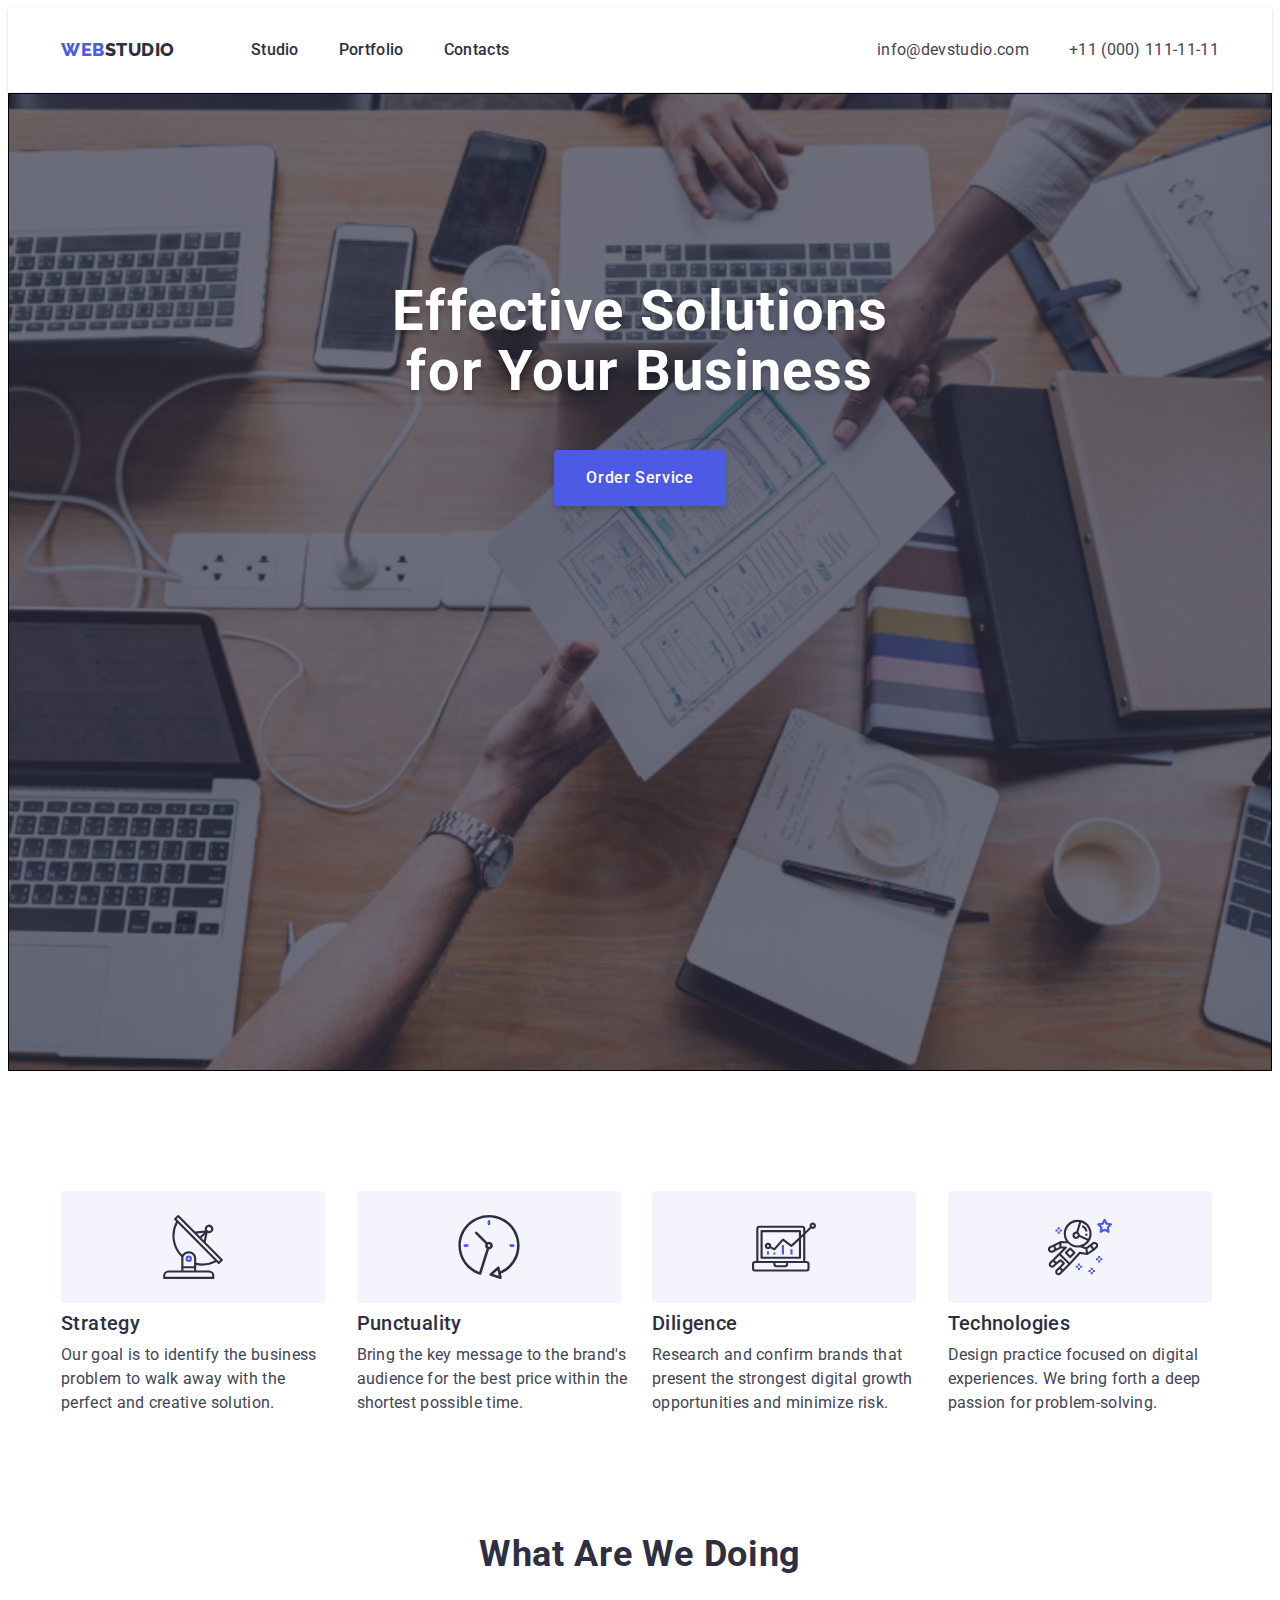
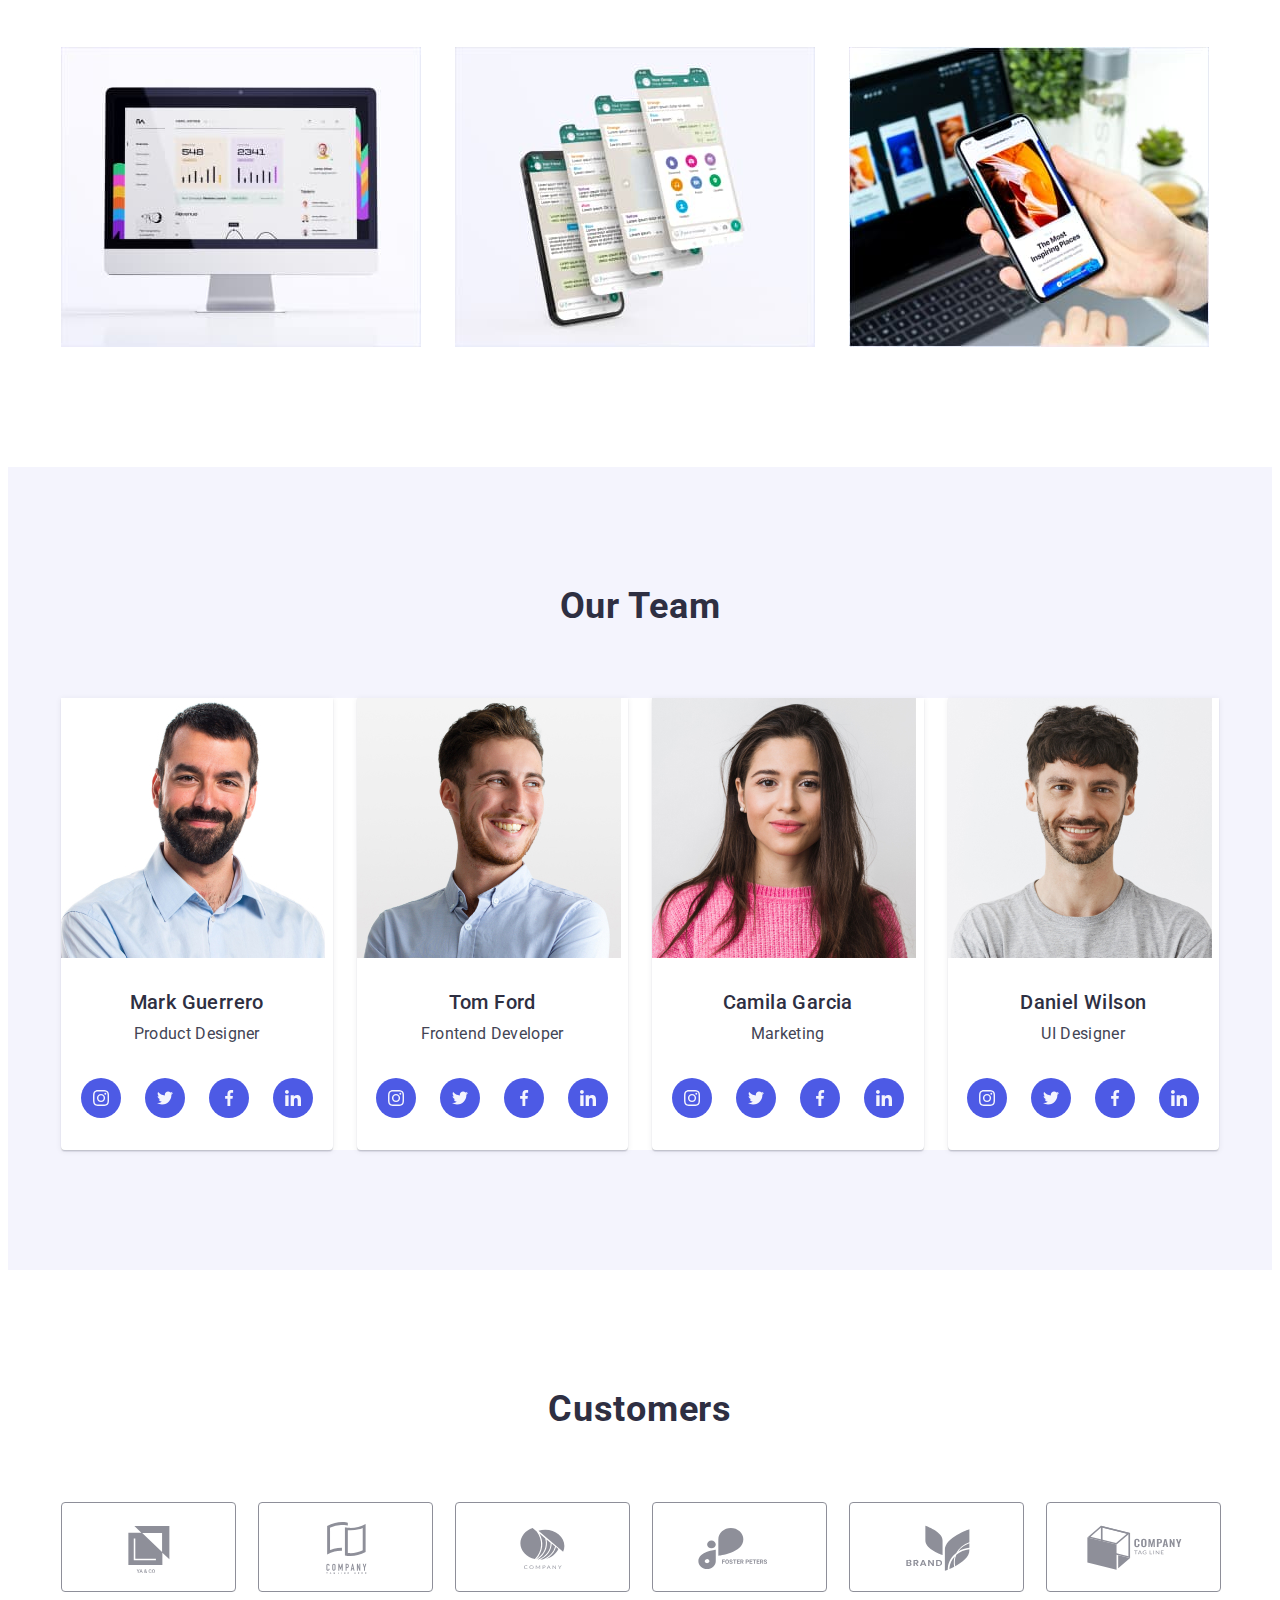
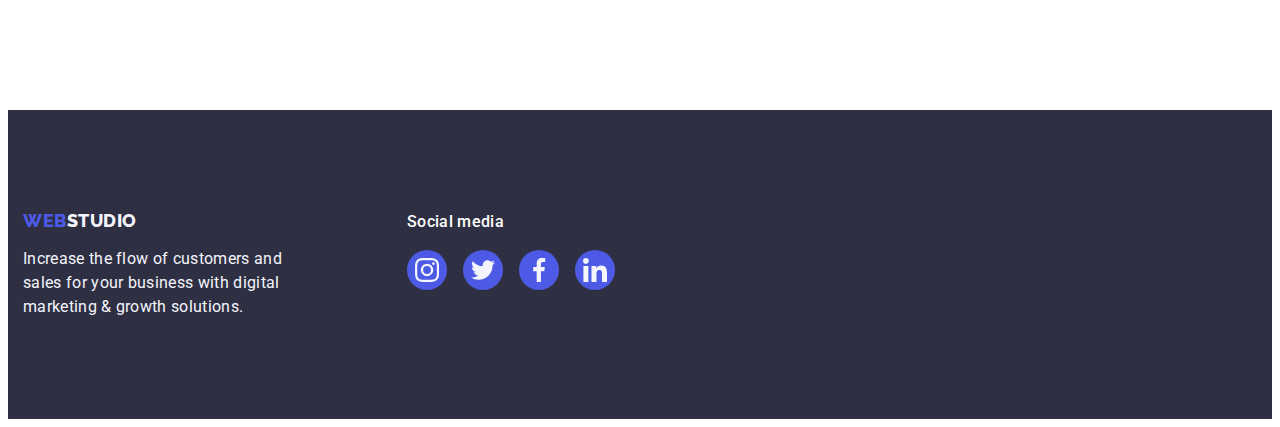
<file: index.html>
<!DOCTYPE html>
<html lang="en">
  <head>
    <meta charset="UTF-8" />
    <meta http-equiv="X-UA-Compatible" content="IE=edge" />
    <meta name="viewport" content="width=device-width, initial-scale=1.0" />
    <title>hw-3</title>
    <link rel="preconnect" href="https://fonts.googleapis.com" />
    <link rel="preconnect" href="https://fonts.gstatic.com" crossorigin />
    <link
      href="https://fonts.googleapis.com/css2?family=Raleway:wght@800&family=Roboto:wght@400;500;700;900&display=swap"
      rel="stylesheet"
    />
    <link
      rel="stylesheet"
      href="https://cdnjs.cloudflare.com/ajax/libs/modern-normalize/1.1.0/modern-normalize.min.css"
      integrity="sha512-wpPYUAdjBVSE4KJnH1VR1HeZfpl1ub8YT/NKx4PuQ5NmX2tKuGu6U/JRp5y+Y8XG2tV+wKQpNHVUX03MfMFn9Q=="
      crossorigin="anonymous"
      referrerpolicy="no-referrer"
    />
    <link rel="stylesheet" href="./css/styles.css" />
  </head>
  <body>
    <header class="header">
      <div class="header-container container">
        <nav class="page-nav">
          <!-- Logo -->
          <a class="logo link" href="./index.html">
            Web<span class="logo-dark">Studio</span></a
          >
          <!-- Navigation -->
          <ul class="menu-nav list">
            <li class="menu-item">
              <a class="menu-link link" href="./index.html">Studio</a>
            </li>
            <li class="menu-item">
              <a class="menu-link link" href="./portfolio.html">Portfolio</a>
            </li>
            <li class="menu-item">
              <a class="menu-link link" href="">Contacts</a>
            </li>
          </ul>
        </nav>
        <!-- Contact details -->
        <address class="email-phone-link">
          <ul class="contacts-list list">
            <li class="contact-item">
              <a class="contacts-link link" href="mailto:info@devstudio.com">
                info@devstudio.com
              </a>
            </li>
            <li class="contact-item">
              <a class="contacts-link link" href="tel:+110001111111">
                +11 (000) 111-11-11
              </a>
            </li>
          </ul>
        </address>
      </div>
    </header>
    <main>
      <!-- section-1 Hero  -->
      <section class="hero section">
        <div class="container">
          <h1 class="hero-section-header">
            Effective Solutions for Your Business
          </h1>
          <button class="modal-btn" type="button">Order Service</button>
        </div>
      </section>

      <!-- section-2 Features -->
      <section class="feautures section">
        <div class="container container-feautures-title">
          <h2 class="visually-hidden">Feature</h2>
          <ul class="list list-feautures">
            <li class="four-feautures">
              <div class="feautures-div">
                <svg width="64" height="64">
                  <use href="./images/icons.svg#icon-antenna"></use>
                </svg>
              </div>
              <h3 class="feauture-title">Strategy</h3>
              <p class="feauture-review">
                Our goal is to identify the business problem to walk away with
                the perfect and creative solution.
              </p>
            </li>
            <li class="four-feautures">
              <div class="feautures-div">
                <svg width="64" height="64">
                  <use href="./images/icons.svg#icon-clock"></use>
                </svg>
              </div>
              <h3 class="feauture-title">Punctuality</h3>
              <p class="feauture-review">
                Bring the key message to the brand's audience for the best price
                within the shortest possible time.
              </p>
            </li>
            <li class="four-feautures">
              <div class="feautures-div">
                <svg width="64" height="64">
                  <use href="./images/icons.svg#icon-diagram"></use>
                </svg>
              </div>
              <h3 class="feauture-title">Diligence</h3>
              <p class="feauture-review">
                Research and confirm brands that present the strongest digital
                growth opportunities and minimize risk.
              </p>
            </li>
            <li class="four-feautures">
              <div class="feautures-div">
                <svg width="64" height="64">
                  <use href="./images/icons.svg#icon-astronaut"></use>
                </svg>
              </div>
              <h3 class="feauture-title">Technologies</h3>
              <p class="feauture-review">
                Design practice focused on digital experiences. We bring forth a
                deep passion for problem-solving.
              </p>
            </li>
          </ul>
        </div>
      </section>
      <!-- section-3 What are we doing section -->
      <section class="section">
        <div class="services-container container">
          <h2 class="secondary-header">What are we doing</h2>
          <ul class="services-list list">
            <li class="three-services">
              <img src="./images/img-1.jpg" alt="computer screen" width="360" />
            </li>
            <li class="three-services">
              <img src="./images/img-2.jpg" alt="phone screens" width="360" />
            </li>
            <li class="three-services">
              <img
                src="./images/img-3.jpg"
                alt="phone and computer screens"
                width="360"
              />
            </li>
          </ul>
        </div>
      </section>
      <!-- section-4 Our team section -->
      <section class="team-section section">
        <div class="container">
          <h2 class="secondary-header">Our Team</h2>
          <ul class="team-list list">
            <li class="team-item list">
              <img src="./images/img-4.jpg" alt="Mark Guerrero" width="264" />
              <div class="team-descr">
                <h3 class="team-title">Mark Guerrero</h3>
                <p class="team-position">Product Designer</p>
                <ul class="socials list">
                  <li class="socials-item">
                    <a
                      class="socials-link link"
                      href="https://instagram.com"
                      target="_blank"
                      rel="noopener noreferrer"
                      aria-label="instagram icon"
                    >
                      <svg class="socials-icon" width="16" height="16">
                        <use href="./images/icons.svg#icon-instagram"></use>
                      </svg>
                    </a>
                  </li>
                  <li class="socials-item">
                    <a
                      class="socials-link link"
                      href="https://twitter.com"
                      target="_blank"
                      rel="noopener noreferrer"
                      aria-label="twitter icon"
                    >
                      <svg class="socials-icon" width="16" height="16">
                        <use href="./images/icons.svg#icon-twitter"></use>
                      </svg>
                    </a>
                  </li>
                  <li class="socials-item">
                    <a
                      class="socials-link link"
                      href="https://facebook.com"
                      target="_blank"
                      rel="noopener noreferrer"
                      aria-label="facebook icon"
                    >
                      <svg class="socials-icon" width="16" height="16">
                        <use href="./images/icons.svg#icon-facebook"></use>
                      </svg>
                    </a>
                  </li>
                  <li class="socials-item">
                    <a
                      class="socials-link link"
                      href="https://linkedin.com"
                      target="_blank"
                      rel="noopener noreferrer"
                      aria-label="linkedin icon"
                    >
                      <svg class="socials-icon" width="16" height="16">
                        <use href="./images/icons.svg#icon-linkedin"></use>
                      </svg>
                    </a>
                  </li>
                </ul>
              </div>
            </li>
            <li class="team-item list">
              <img src="./images/img-5.jpg" alt="Tom Ford" width="264" />
              <div class="team-descr">
                <h3 class="team-title">Tom Ford</h3>
                <p class="team-position">Frontend Developer</p>
                <ul class="socials list">
                  <li class="socials-item">
                    <a
                      class="socials-link link"
                      href="https://instagram.com"
                      target="_blank"
                      rel="noopener noreferrer"
                      aria-label="instagram icon"
                    >
                      <svg class="socials-icon" width="16" height="16">
                        <use href="./images/icons.svg#icon-instagram"></use>
                      </svg>
                    </a>
                  </li>
                  <li class="socials-item">
                    <a
                      class="socials-link link"
                      href="https://twitter.com"
                      target="_blank"
                      rel="noopener noreferrer"
                      aria-label="twitter icon"
                    >
                      <svg class="socials-icon" width="16" height="16">
                        <use href="./images/icons.svg#icon-twitter"></use>
                      </svg>
                    </a>
                  </li>
                  <li class="socials-item">
                    <a
                      class="socials-link link"
                      href="https://facebook.com"
                      target="_blank"
                      rel="noopener noreferrer"
                      aria-label="facebook icon"
                    >
                      <svg class="socials-icon" width="16" height="16">
                        <use href="./images/icons.svg#icon-facebook"></use>
                      </svg>
                    </a>
                  </li>
                  <li class="socials-item">
                    <a
                      class="socials-link link"
                      href="https://linkedin.com"
                      target="_blank"
                      rel="noopener noreferrer"
                      aria-label="linkedin icon"
                    >
                      <svg class="socials-icon" width="16" height="16">
                        <use href="./images/icons.svg#icon-linkedin"></use>
                      </svg>
                    </a>
                  </li>
                </ul>
              </div>
            </li>
            <li class="team-item list">
              <img src="./images/img-6.jpg" alt="Camila Garcia" width="264" />
              <div class="team-descr">
                <h3 class="team-title">Camila Garcia</h3>
                <p class="team-position">Marketing</p>
                <ul class="socials list">
                  <li class="socials-item">
                    <a
                      class="socials-link link"
                      href="https://instagram.com"
                      target="_blank"
                      rel="noopener noreferrer"
                      aria-label="instagram icon"
                    >
                      <svg class="socials-icon" width="16" height="16">
                        <use href="./images/icons.svg#icon-instagram"></use>
                      </svg>
                    </a>
                  </li>
                  <li class="socials-item">
                    <a
                      class="socials-link link"
                      href="https://twitter.com"
                      target="_blank"
                      rel="noopener noreferrer"
                      aria-label="twitter icon"
                    >
                      <svg class="socials-icon" width="16" height="16">
                        <use href="./images/icons.svg#icon-twitter"></use>
                      </svg>
                    </a>
                  </li>
                  <li class="socials-item">
                    <a
                      class="socials-link link"
                      href="https://facebook.com"
                      target="_blank"
                      rel="noopener noreferrer"
                      aria-label="facebook icon"
                    >
                      <svg class="socials-icon" width="16" height="16">
                        <use href="./images/icons.svg#icon-facebook"></use>
                      </svg>
                    </a>
                  </li>
                  <li class="socials-item">
                    <a
                      class="socials-link link"
                      href="https://linkedin.com"
                      target="_blank"
                      rel="noopener noreferrer"
                      aria-label="linkedin icon"
                    >
                      <svg class="socials-icon" width="16" height="16">
                        <use href="./images/icons.svg#icon-linkedin"></use>
                      </svg>
                    </a>
                  </li>
                </ul>
              </div>
            </li>
            <li class="team-item list">
              <img src="./images/img-7.jpg" alt="Daniel Wilson" width="264" />
              <div class="team-descr">
                <h3 class="team-title">Daniel Wilson</h3>
                <p class="team-position">UI Designer</p>
                <ul class="socials list">
                  <li class="socials-item">
                    <a
                      class="socials-link link"
                      href="https://instagram.com"
                      target="_blank"
                      rel="noopener noreferrer"
                      aria-label="instagram icon"
                    >
                      <svg class="socials-icon" width="16" height="16">
                        <use href="./images/icons.svg#icon-instagram"></use>
                      </svg>
                    </a>
                  </li>
                  <li class="socials-item">
                    <a
                      class="socials-link link"
                      href="https://twitter.com"
                      target="_blank"
                      rel="noopener noreferrer"
                      aria-label="twitter icon"
                    >
                      <svg class="socials-icon" width="16" height="16">
                        <use href="./images/icons.svg#icon-twitter"></use>
                      </svg>
                    </a>
                  </li>
                  <li class="socials-item">
                    <a
                      class="socials-link link"
                      href="https://facebook.com"
                      target="_blank"
                      rel="noopener noreferrer"
                      aria-label="facebook icon"
                    >
                      <svg class="socials-icon" width="16" height="16">
                        <use href="./images/icons.svg#icon-facebook"></use>
                      </svg>
                    </a>
                  </li>
                  <li class="socials-item">
                    <a
                      class="socials-link link"
                      href="https://linkedin.com"
                      target="_blank"
                      rel="noopener noreferrer"
                      aria-label="linkedin icon"
                    >
                      <svg class="socials-icon" width="16" height="16">
                        <use href="./images/icons.svg#icon-linkedin"></use>
                      </svg>
                    </a>
                  </li>
                </ul>
              </div>
            </li>
          </ul>
        </div>
      </section>
      <!-- Customers section -->
      <section class="customers">
        <div class="customers-container container">
          <h2 class="secondary-header">Customers</h2>
          <ul class="clients-list list">
            <li class="clients-item">
              <a href="" class="clients-link">
                <svg class="client-icon" width="104" height="56">
                  <use href="./images/icons.svg#icon-Client-1"></use>
                </svg>
              </a>
            </li>
            <li class="clients-item">
              <a href="" class="clients-link">
                <svg class="client-icon" width="104" height="56">
                  <use href="./images/icons.svg#icon-Client-2"></use>
                </svg>
              </a>
            </li>
            <li class="clients-item">
              <a href="" class="clients-link">
                <svg class="client-icon" width="104" height="56">
                  <use href="./images/icons.svg#icon-Client-3"></use>
                </svg>
              </a>
            </li>
            <li class="clients-item">
              <a href="" class="clients-link">
                <svg class="client-icon" width="104" height="56">
                  <use href="./images/icons.svg#icon-Client-4"></use>
                </svg>
              </a>
            </li>
            <li class="clients-item">
              <a href="" class="clients-link">
                <svg class="client-icon" width="104" height="56">
                  <use href="./images/icons.svg#icon-Client-5"></use>
                </svg>
              </a>
            </li>
            <li class="clients-item">
              <a href="" class="clients-link">
                <svg class="client-icon" width="104" height="56">
                  <use href="./images/icons.svg#icon-Client-6"></use>
                </svg>
              </a>
            </li>
          </ul>
        </div>
      </section>
    </main>
    <!-- Footer section -->
    <footer class="footer">
      <div class="footer-container container">
        <div class="footer-logo-container">
          <a class="footer-logo link" href="./index.html">
            Web<span class="logo-light">Studio</span>
          </a>
          <p class="footer-text">
            Increase the flow of customers and sales for your business with
            digital marketing & growth solutions.
          </p>
        </div>
        <div class="footer-social-media">
          <p class="social-media-text">Social media</p>
          <ul class="footer-socials list">
            <li class="socials-item">
              <a href="" class="footer-socials-link link">
                <svg class="socials-icon" width="24" height="24">
                  <use href="./images/icons.svg#icon-instagram"></use>
                </svg>
              </a>
            </li>
            <li class="socials-item">
              <a href="" class="footer-socials-link link">
                <svg class="socials-icon" width="24" height="24">
                  <use href="./images/icons.svg#icon-twitter"></use>
                </svg>
              </a>
            </li>
            <li class="socials-item">
              <a href="" class="footer-socials-link link">
                <svg class="socials-icon" width="24" height="24">
                  <use href="./images/icons.svg#icon-facebook"></use>
                </svg>
              </a>
            </li>
            <li class="socials-item">
              <a href="" class="footer-socials-link link">
                <svg class="socials-icon" width="24" height="24">
                  <use href="./images/icons.svg#icon-linkedin"></use>
                </svg>
              </a>
            </li>
          </ul>
        </div>
      </div>
    </footer>
  </body>
</html>
</file>
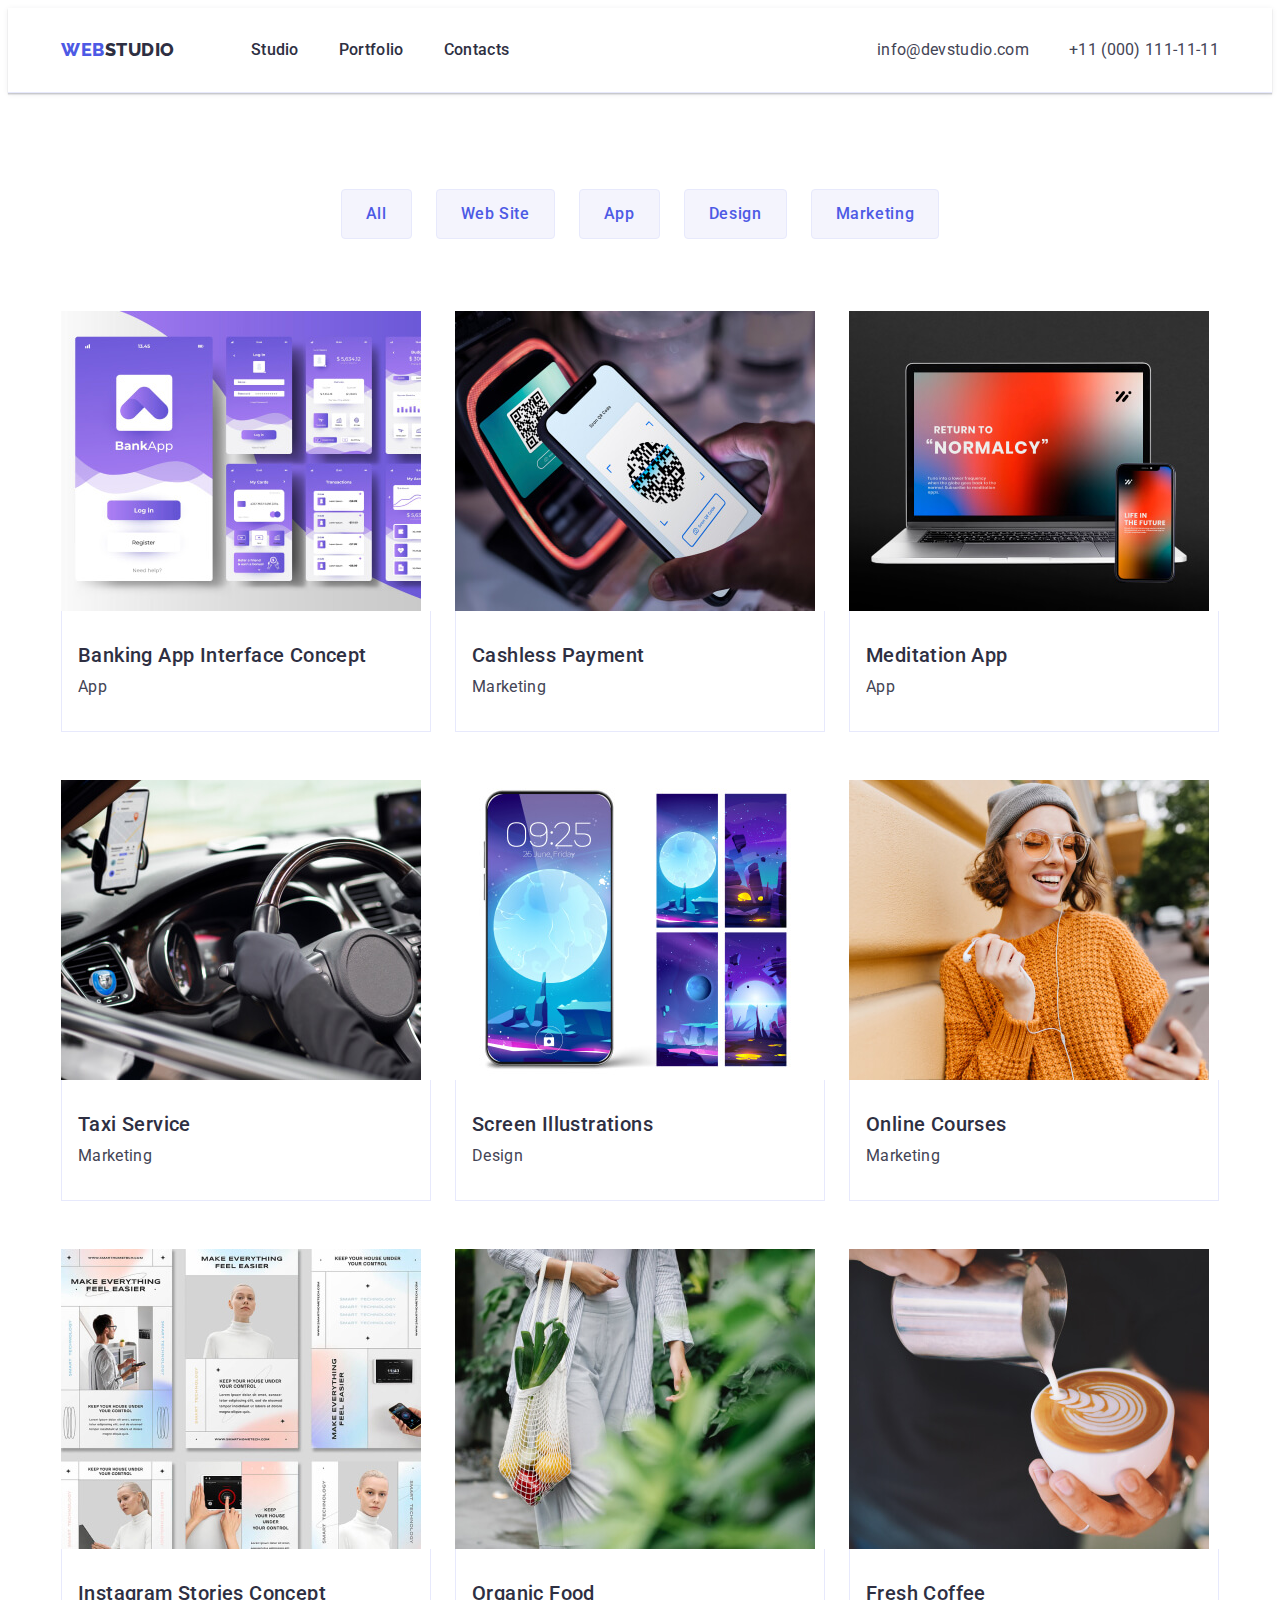
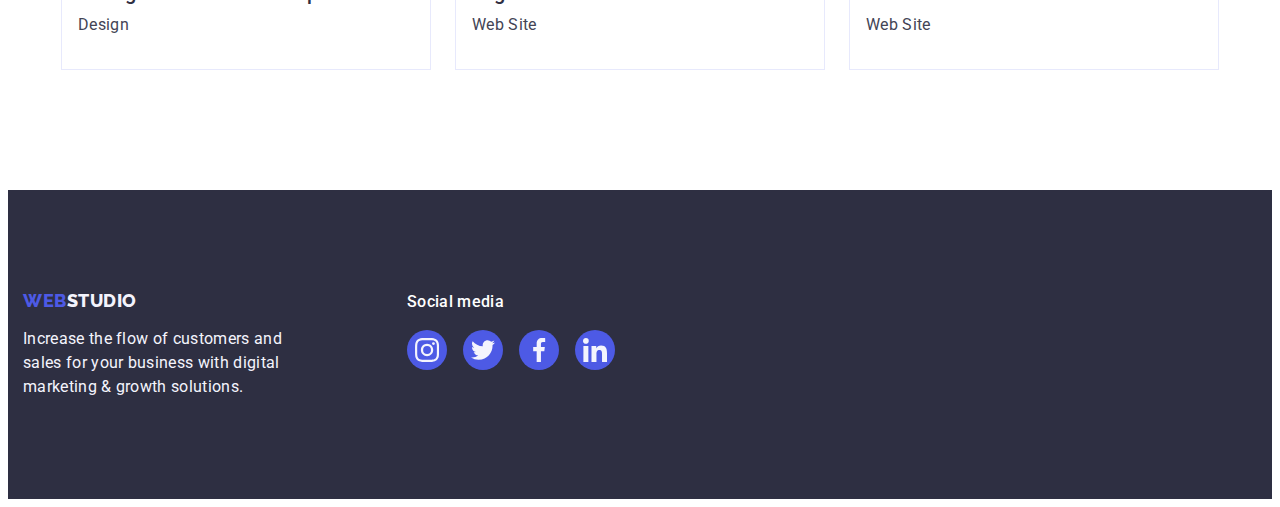
<file: portfolio.html>
<!DOCTYPE html>
<html lang="en">
  <head>
    <meta charset="UTF-8" />
    <meta http-equiv="X-UA-Compatible" content="IE=edge" />
    <meta name="viewport" content="width=device-width, initial-scale=1.0" />
    <title>hw-3</title>
    <link rel="preconnect" href="https://fonts.googleapis.com" />
    <link rel="preconnect" href="https://fonts.gstatic.com" crossorigin />
    <link
      href="https://fonts.googleapis.com/css2?family=Raleway:wght@800&family=Roboto:wght@400;500;700;900&display=swap"
      rel="stylesheet"
    />
    <link
      rel="stylesheet"
      href="https://cdnjs.cloudflare.com/ajax/libs/modern-normalize/1.1.0/modern-normalize.min.css"
      integrity="sha512-wpPYUAdjBVSE4KJnH1VR1HeZfpl1ub8YT/NKx4PuQ5NmX2tKuGu6U/JRp5y+Y8XG2tV+wKQpNHVUX03MfMFn9Q=="
      crossorigin="anonymous"
      referrerpolicy="no-referrer"
    />
    <link rel="stylesheet" href="./css/styles.css" />
  </head>
  <body>
    <header class="header">
      <div class="header-container container">
        <nav class="page-nav">
          <!-- Logo -->
          <a class="logo link" href="./index.html">
            Web<span class="logo-dark">Studio</span></a
          >
          <!-- Navigation -->
          <ul class="menu-nav list">
            <li class="menu-item">
              <a class="menu-link link" href="./index.html">Studio</a>
            </li>
            <li class="menu-item">
              <a class="menu-link link" href="./portfolio.html">Portfolio</a>
            </li>
            <li class="menu-item">
              <a class="menu-link link" href="">Contacts</a>
            </li>
          </ul>
        </nav>
        <!-- Contact details -->
        <address class="email-phone-link">
          <ul class="contacts-list list">
            <li class="contact-item">
              <a class="contacts-link link" href="mailto:info@devstudio.com">
                info@devstudio.com
              </a>
            </li>
            <li class="contact-item">
              <a class="contacts-link link" href="tel:+110001111111">
                +11 (000) 111-11-11
              </a>
            </li>
          </ul>
        </address>
      </div>
    </header>
    <main>
      <section class="cards-section section">
        <div class="container">
          <!-- Filters -->
          <h1 class="visually-hidden">Project cards filters</h1>
          <ul class="button list">
            <li class="link">
              <button class="card-modal-btn" type="button">All</button>
            </li>
            <li class="link">
              <button class="card-modal-btn" type="button">Web Site</button>
            </li>
            <li class="link">
              <button class="card-modal-btn" type="button">App</button>
            </li>
            <li class="link">
              <button class="card-modal-btn" type="button">Design</button>
            </li>
            <li class="link">
              <button class="card-modal-btn" type="button">Marketing</button>
            </li>
          </ul>
          <ul class="card list link">
            <li class="card-link">
              <a class="card-item link" href="">
                <img
                  class="card-item-img"
                  src="./images/img-8.jpg"
                  alt="Banking App"
                  width="360"
                />
                <div class="card-main-icon">
                  <h2 class="card-name">Banking App Interface Concept</h2>
                  <p class="card-review">App</p>
                </div>
              </a>
            </li>
            <li class="card-link">
              <a class="card-item link" href="">
                <img
                  class="card-item-img"
                  src="./images/img-9.jpg"
                  alt="Cashless Payment"
                  width="360"
                />
                <div class="card-main-icon">
                  <h2 class="card-name">Cashless Payment</h2>
                  <p class="card-review">Marketing</p>
                </div>
              </a>
            </li>
            <li class="card-link">
              <a class="card-item link" href="">
                <img
                  class="card-item-img"
                  src="./images/img-10.jpg"
                  alt="Meditaion App"
                  width="360"
                />
                <div class="card-main-icon">
                  <h2 class="card-name">Meditation App</h2>
                  <p class="card-review">App</p>
                </div>
              </a>
            </li>
            <li class="card-link">
              <a class="card-item link" href="">
                <img
                  class="card-item-img"
                  src="./images/img-11.jpg"
                  alt="Taxi Service"
                  width="360"
                />
                <div class="card-main-icon">
                  <h2 class="card-name">Taxi Service</h2>
                  <p class="card-review">Marketing</p>
                </div>
              </a>
            </li>
            <li class="card-link">
              <a class="card-item link" href="">
                <img
                  class="card-item-img"
                  src="./images/img-12.jpg"
                  alt="Screen Illustrations"
                  width="360"
                />
                <div class="card-main-icon">
                  <h2 class="card-name">Screen Illustrations</h2>
                  <p class="card-review">Design</p>
                </div>
              </a>
            </li>
            <li class="card-link">
              <a class="card-item link" href="">
                <img
                  class="card-item-img"
                  src="./images/img-13.jpg"
                  alt="Online Courses"
                  width="360"
                />
                <div class="card-main-icon">
                  <h2 class="card-name">Online Courses</h2>
                  <p class="card-review">Marketing</p>
                </div>
              </a>
            </li>
            <li class="card-link">
              <a class="card-item link" href="">
                <img
                  class="card-item-img"
                  src="./images/img-14.jpg"
                  alt="Instagram Stories Concept"
                  width="360"
                />
                <div class="card-main-icon">
                  <h2 class="card-name">Instagram Stories Concept</h2>
                  <p class="card-review">Design</p>
                </div>
              </a>
            </li>
            <li class="card-link">
              <a class="card-item link" href="">
                <img
                  class="card-item-img"
                  src="./images/img-15.jpg"
                  alt="Organic Foodp"
                  width="360"
                />
                <div class="card-main-icon">
                  <h2 class="card-name">Organic Food</h2>
                  <p class="card-review">Web Site</p>
                </div>
              </a>
            </li>
            <li class="card-link">
              <a class="card-item link" href="">
                <img
                  class="card-item-img"
                  src="./images/img-16.jpg"
                  alt="Fresh Coffee"
                  width="360"
                />
                <div class="card-main-icon">
                  <h2 class="card-name">Fresh Coffee</h2>
                  <p class="card-review">Web Site</p>
                </div>
              </a>
            </li>
          </ul>
        </div>
      </section>
    </main>
    <!-- Footer section -->
    <footer class="footer">
      <div class="footer-container container">
        <div class="footer-logo-container">
          <a class="footer-logo link" href="./index.html">
            Web<span class="logo-light">Studio</span>
          </a>
          <p class="footer-text">
            Increase the flow of customers and sales for your business with
            digital marketing & growth solutions.
          </p>
        </div>
        <div class="footer-social-media">
          <p class="social-media-text">Social media</p>
          <ul class="footer-socials list">
            <li class="socials-item">
              <a href="" class="footer-socials-link link">
                <svg class="socials-icon" width="24" height="24">
                  <use href="./images/icons.svg#icon-instagram"></use>
                </svg>
              </a>
            </li>
            <li class="socials-item">
              <a href="" class="footer-socials-link link">
                <svg class="socials-icon" width="24" height="24">
                  <use href="./images/icons.svg#icon-twitter"></use>
                </svg>
              </a>
            </li>
            <li class="socials-item">
              <a href="" class="footer-socials-link link">
                <svg class="socials-icon" width="24" height="24">
                  <use href="./images/icons.svg#icon-facebook"></use>
                </svg>
              </a>
            </li>
            <li class="socials-item">
              <a href="" class="footer-socials-link link">
                <svg class="socials-icon" width="24" height="24">
                  <use href="./images/icons.svg#icon-linkedin"></use>
                </svg>
              </a>
            </li>
          </ul>
        </div>
      </div>
    </footer>
  </body>
</html>
</file>
<file: css/styles.css>
:root {
  --main-font: "Roboto", sans-serif;
  --secondary-font: Raleway, san-serief;
  --iris: #4d5ae5;
  --ocean: #404bbf;
  --navy-blue: #2e2f42;
  --green: #31d0aa;
  --slate: #434455;
  --light-slate: #8e8f99;
  --cornflower: #e7e9fc;
  --cloud: #f4f4fd;
  --navy-blue-modal: #2e2f42;
  --grey: #2e2f42;
  --white: #ffffff;
  --dairy: #fcfcfc;
}
body {
  font-family: Roboto, sans-serif;
  font-size: 16px;
  font-weight: 400;
  font-style: normal;
  line-height: 1.5;
  letter-spacing: 0.02em;
  text-decoration: none;
  text-transform: none;
  background-color: var(--white);
  color: #434455;
}
h1,
h2,
h3,
h4,
h5,
h6,
p {
  margin: 0;
  padding: 0;
}

img {
  display: block;
  max-width: 100%;
  height: auto;
}
li:last-child {
  margin-bottom: 0;
}
button {
  font-family: inherit;
  cursor: pointer;
}
::before,
::after {
  box-sizing: border-box;
}
.header {
  border-bottom: 1px solid #e7e9fc;
  box-shadow: 0px 2px 1px rgba(46, 47, 66, 0.08),
    0px 1px 1px rgba(46, 47, 66, 0.16), 0px 1px 6px rgba(46, 47, 66, 0.08);
}
.container {
  width: 1158px;
  margin-left: auto;
  margin-right: auto;
  padding-left: 15px;
  padding-right: 15px;
}
.header-container {
  display: flex;
  align-items: center;
}
.modal-btn {
  font-family: inherit;
  font-weight: 500;
  font-size: 16px;
  line-height: 1.5;
  display: block;
  align-items: center;
  letter-spacing: 0.04em;
  cursor: pointer;
  color: #ffffff;
  background-color: #4d5ae5;
  box-shadow: 0px 4px 4px rgba(0, 0, 0, 0.15);
  border-radius: 4px;
  height: 56px;
  min-width: 169px;
  padding: 16px 32px;
  margin: 0 auto;
  border: none;
}
.modal-btn:hover,
.modal-btn:focus {
  background-color: #404bbf;
  color: var(--white);
}
.card-modal-btn {
  font-family: inherit;
  font-weight: 500;
  font-size: 16px;
  line-height: 1.5;
  display: flex;
  align-items: center;
  text-align: center;
  letter-spacing: 0.04em;
  cursor: pointer;
  color: var(--iris);
  background: var(--cloud);
  border: 1px solid #e7e9fc;
  border-radius: 4px;
  padding: 12px 24px;
}
.card-modal-btn:hover,
.card-modal-btn:focus {
  background: #404bbf;
  color: var(--white);
  border: 1px solid transparent;
  box-shadow: 0px 3px 1px rgba(0, 0, 0, 0.1), 0px 2px 1px rgba(0, 0, 0, 0.08),
    0px 2px 2px rgba(0, 0, 0, 0.12);
}
.list {
  list-style: none;
  text-decoration: none;
  background-color: #ffffff;
  padding: 0;
  margin: 0;
}
.link {
  text-decoration: none;
}
.page-nav {
  display: flex;
  margin-right: auto;
  align-items: center;
}
.section {
  padding-bottom: 120px;
}
nav {
  display: flex;
}
.menu-nav {
  display: flex;
  align-items: center;
  gap: 40px;
}
.menu-link {
  display: inline-block;
  font-family: var(--main-font);
  font-weight: 500;
  font-size: 16px;
  line-height: 1.5;
  letter-spacing: 0.02em;
  color: var(--navy-blue);
  padding-top: 24px;
  padding-bottom: 24px;
}

.menu-link:hover,
.menu-link:focus {
  color: var(--ocean);
}
.contacts-link,
.contacts-link,
.email-phone-link {
  font-family: var(--main-font);
  font-style: normal;
  font-weight: 400;
  font-size: 16px;
  line-height: 1.5;
  letter-spacing: 0.02em;
  color: var(--slate);
  padding-top: 30px;
  padding-bottom: 30px;
}
.contacts-link:hover,
.contacts-link:focus {
  color: #404bbf;
}
.contacts-list {
  display: flex;
  gap: 40px;
}

.hero-section-header {
  font-family: var(--main-font);
  font-weight: 700;
  font-size: 56px;
  text-align: center;
  line-height: 1.07;
  letter-spacing: 0.02em;
  color: #ffffff;
  margin-bottom: 48px;
  margin-left: auto;
  margin-right: auto;
  max-width: 496px;
}
.hero {
  background: var(--navy-blue);
  border: 1px solid #000000;
  text-shadow: 0px 4px 4px rgba(0, 0, 0, 0.25);
  padding: 188px 0;

  background-image: linear-gradient(
      rgba(46, 47, 66, 0.7),
      rgba(46, 47, 66, 0.7)
    ),
    url("../images/img-17.jpg");
  max-width: 1440px;
  height: 600px;
  margin-left: auto;
  margin-right: auto;
  background-position: center;
  background-size: cover;
  background-repeat: no-repeat;
}
.logo {
  font-family: "Raleway", sans-serif;
  font-weight: 800;
  font-size: 18px;
  line-height: 1.17;
  display: inline-block;
  align-items: center;
  letter-spacing: 0.03em;
  text-transform: uppercase;
  color: var(--iris);
  margin-right: 76px;
}

.logo-dark {
  color: var(--navy-blue);
}
.logo-light {
  color: var(--cloud);
}
.visually-hidden {
  position: absolute;
  width: 1px;
  height: 1px;
  margin: -1px;
  border: 0;
  padding: 0;
  white-space: nowrap;
  clip-path: inset(100%);
  clip: rect(0 0 0 0);
  overflow: hidden;
}
.secondary-header {
  font-family: var(--main-font);
  font-weight: 700;
  font-size: 36px;
  line-height: 1.1;
  text-align: center;
  letter-spacing: 0.02em;
  text-transform: capitalize;
  color: var(--navy-blue);
  margin-bottom: 72px;
}
.team {
  background: var(--cloud);
}
.team-section {
  padding: 120px 0 120px;
  background: #f4f4fd;
}
.team-list {
  display: flex;
  flex-wrap: wrap;
  flex-basis: calc((100%-24px) / 3);
  gap: 24px;
}

.team-title {
  font-family: var(--main-font);
  font-weight: 500;
  font-size: 20px;
  line-height: 1.2;
  letter-spacing: 0.02em;
  color: var(--navy-blue);
  text-align: center;
  margin-bottom: 8px;
}

.team-position {
  font-family: var(--main-font);
  font-weight: 400;
  font-size: 16px;
  line-height: 1.5;
  letter-spacing: 0.02em;
  color: var(--slate);
  text-align: center;
  margin-bottom: 32px;
}
.team-item {
  width: calc((100% - 72px) / 4);
  box-shadow: 0px 1px 6px rgba(46, 47, 66, 0.08),
    0px 1px 1px rgba(46, 47, 66, 0.16), 0px 2px 1px rgba(46, 47, 66, 0.08);
  border-radius: 0px 0px 4px 4px;
}
.team-descr {
  padding: 32px 16px;
  border-radius: 0px 0px 4px 4px;
  padding: 32px 0;
}
.feautures {
  padding-top: 120px;
  padding-bottom: 120px;
}
.container-feautures-title {
  display: flex;
}
.list-feautures {
  display: flex;
  gap: 24px;
}
.four-feautures {
  width: calc((100% - 72px) / 4);
}

.feauture-title,
.card-name {
  font-family: var(--main-font);
  font-weight: 500;
  font-size: 20px;
  line-height: 1.2;
  letter-spacing: 0.02em;
  color: var(--navy-blue);
  margin-bottom: 8px;
}
.feauture-review,
.card-review {
  font-family: var(--main-font);
  font-weight: 400;
  font-size: 16px;
  line-height: 1.5;
  letter-spacing: 0.02em;
  color: var(--slate);
}
.feautures-div {
  display: flex;
  justify-content: center;
  align-items: center;
  background: #f4f4fd;
  border-radius: 4px;
  width: 264px;
  height: 112px;
  margin-bottom: 8px;
}
.services-list {
  display: flex;
  flex-wrap: wrap;
  column-gap: 24px;
  row-gap: 48px;
  gap: 24px;
}
.three-services {
  width: calc((100% - 48px) / 3);
}
.button.list {
  display: flex;
  flex-direction: row;
  justify-content: center;
  align-items: flex-start;
  padding: 0px;
  gap: 24px;
  margin-bottom: 72px;
}
.cards-section {
  padding: 96px 0 120px;
}
.card.list {
  display: flex;
  flex-wrap: wrap;
  column-gap: 24px;
  row-gap: 48px;
}
.card-link {
  display: block;
  width: calc((100% - 48px) / 3);
}
.card-item {
  display: block;
  background: #ffffff;
}
.card-item:hover,
.card-item:focus {
  box-shadow: 0px 1px 6px rgba(46, 47, 66, 0.08),
    0px 1px 1px rgba(46, 47, 66, 0.16), 0px 2px 1px rgba(46, 47, 66, 0.08);
}

.card-main-icon {
  padding: 32px 16px;
  border: 1px solid #e7e9fc;
  border-top: none;
}
.socials {
  display: flex;
  justify-content: center;
  gap: 24px;
}

.socials-link {
  display: flex;
  justify-content: center;
  align-items: center;
  width: 40px;
  height: 40px;
  background: #4d5ae5;
  border-radius: 50%;
}
.socials-link:hover,
.socials-link:focus {
  background-color: #404bbf;
}

.socials-icon {
  fill: #f4f4fd;
}
.footer-socials-link {
  display: flex;
  justify-content: center;
  align-items: center;
  width: 40px;
  height: 40px;
  background: #4d5ae5;
  border-radius: 50%;
}
.footer-socials-link:hover,
.footer-socials-link:focus {
  background-color: #31d0aa;
}

.footer {
  padding: 100px 0;
  background: var(--navy-blue);
}
.footer-socials {
  display: flex;
  justify-content: center;
  gap: 16px;
  background: #2e2f42;
}
.footer-logo {
  font-family: "Raleway", sans-serif;
  font-weight: 800;
  font-size: 18px;
  line-height: 1.17;
  display: inline-block;
  align-items: center;
  letter-spacing: 0.03em;
  text-transform: uppercase;
  color: var(--iris);
  margin-bottom: 16px;
}
.footer-text {
  font-family: var(--main-font);
  font-weight: 400;
  font-size: 16px;
  line-height: 1.5;
  letter-spacing: 0.02em;
  color: var(--cloud);
  width: 264px;
}
.footer-container {
  display: flex;
  align-items: baseline;
  margin-right: 120px;
}
.footer-logo-container {
  margin-right: 120px;
}
.footer-social-media {
  background: #2e2f42;
}
.social-media-text {
  font-weight: 500;
  font-size: 16px;
  line-height: 1.5;
  letter-spacing: 0.02em;
  color: #ffffff;
  margin-bottom: 16px;
}

/* Customers styles */
.clients-list {
  display: flex;
  align-items: center;
  gap: 24px;
}
.clients-link {
  display: flex;
  align-items: center;
  justify-content: center;
  width: 100%;
  height: 100%;
  color: var(--light-slate);
  border: 1px solid #8e8f99;
  border-radius: 4px;
}
.clients-link:hover,
.clients-link:focus {
  color: #404bbf;
  border: 1px solid #404bbf;
  fill: #404bbf;
}
.client-icon {
  fill: currentColor;
}
.customers {
  padding-top: 120px;
  padding-bottom: 120px;
}
.clients-item {
  width: calc((100% - 120px) / 6);
  height: 88px;
}
</file>
